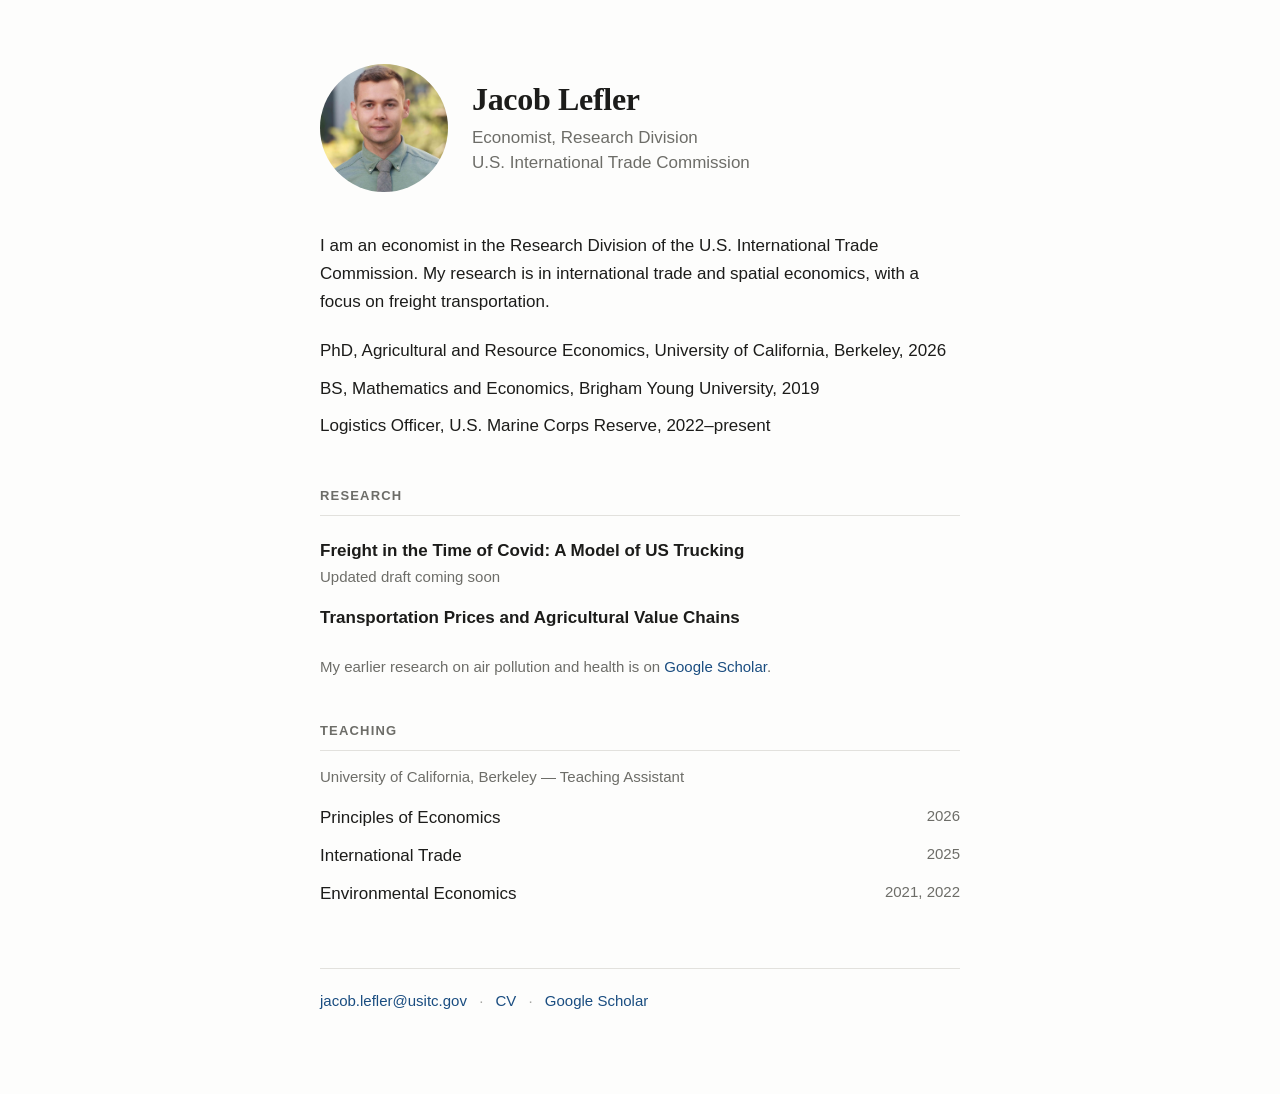
<file: index.html>
<!DOCTYPE html>
<html lang="en">
<head>
<meta charset="utf-8">
<meta name="viewport" content="width=device-width, initial-scale=1">

<title>Jacob Lefler</title>
<meta name="description" content="Jacob Lefler is an economist in the Research Division of the U.S. International Trade Commission. He researches international trade, spatial economics, and freight transportation.">

<meta property="og:type" content="website">
<meta property="og:title" content="Jacob Lefler">
<meta property="og:description" content="Economist, Research Division, U.S. International Trade Commission.">
<meta property="og:url" content="https://jacoblefler.github.io/">
<meta property="og:image" content="https://jacoblefler.github.io/assets/profile.jpg">
<meta name="twitter:card" content="summary">

<link rel="icon" href="assets/favicon.ico">
<link rel="stylesheet" href="style.css">
</head>

<body>
<main>

  <header class="intro">
    <img class="photo" src="assets/profile.jpg" alt="Jacob Lefler" width="128" height="128">
    <div class="intro-text">
      <h1>Jacob Lefler</h1>
      <p class="title">
        Economist, Research Division<br>
        U.S. International Trade Commission
      </p>
    </div>
  </header>

  <section>
    <p>
      I am an economist in the Research Division of the U.S. International Trade
      Commission. My research is in international trade and spatial economics, with a
      focus on freight transportation.
    </p>
    <ul class="plain">
      <li>PhD, Agricultural and Resource Economics, University of California, Berkeley, 2026</li>
      <li>BS, Mathematics and Economics, Brigham Young University, 2019</li>
      <li>Logistics Officer, U.S. Marine Corps Reserve, 2022&ndash;present</li>
    </ul>
  </section>

  <section>
    <h2>Research</h2>
    <ul class="plain research">
      <li>
        <span class="paper">Freight in the Time of Covid: A Model of US Trucking</span>
        <span class="note">Updated draft coming soon</span>
      </li>
      <li>
        <span class="paper">Transportation Prices and Agricultural Value Chains</span>
      </li>
    </ul>
    <p class="aside">
      My earlier research on air pollution and health is on
      <a href="https://scholar.google.com/citations?user=dYuFgLIAAAAJ" target="_blank">Google Scholar</a>.
    </p>
  </section>

  <section>
    <h2>Teaching</h2>
    <p class="aside">University of California, Berkeley &mdash; Teaching Assistant</p>
    <ul class="plain">
      <li><span>Principles of Economics</span> <span class="year">2026</span></li>
      <li><span>International Trade</span> <span class="year">2025</span></li>
      <li><span>Environmental Economics</span> <span class="year">2021, 2022</span></li>
    </ul>
  </section>

  <footer>
    <a href="mailto:jacob.lefler@usitc.gov">jacob.lefler@usitc.gov</a>
    <span class="sep">&middot;</span>
    <a href="cv.pdf" target="_blank">CV</a>
    <span class="sep">&middot;</span>
    <a href="https://scholar.google.com/citations?user=dYuFgLIAAAAJ" target="_blank">Google Scholar</a>
  </footer>

</main>
</body>
</html>
</file>
<file: style.css>
/* Jacob Lefler -- personal site.
   One page, one stylesheet, no framework. Edit index.html for content. */

:root {
  --bg:     #fdfdfc;
  --text:   #1c1c1a;
  --muted:  #6d6d68;
  --accent: #1a4d80;
  --rule:   #e2e1dd;
}

@media (prefers-color-scheme: dark) {
  :root {
    --bg:     #16161a;
    --text:   #e6e5e1;
    --muted:  #9a9a94;
    --accent: #8ab4e8;
    --rule:   #33333a;
  }
}

* { box-sizing: border-box; }

body {
  margin: 0;
  padding: 4rem 1.5rem 5rem;
  background: var(--bg);
  color: var(--text);
  font-family: -apple-system, BlinkMacSystemFont, "Segoe UI", Roboto, Helvetica, Arial, sans-serif;
  font-size: 1.0625rem;
  line-height: 1.65;
  -webkit-font-smoothing: antialiased;
}

main {
  max-width: 40rem;
  margin: 0 auto;
}

a {
  color: var(--accent);
  text-decoration: none;
  border-bottom: 1px solid transparent;
}

a:hover {
  border-bottom-color: currentColor;
}

/* --- header ------------------------------------------------------------- */

.intro {
  display: flex;
  align-items: center;
  gap: 1.5rem;
  flex-wrap: wrap;
  margin-bottom: 2.5rem;
}

.photo {
  width: 128px;
  height: 128px;
  border-radius: 50%;
  object-fit: cover;
  object-position: center 20%;
  flex-shrink: 0;
}

h1 {
  font-family: Georgia, "Iowan Old Style", "Times New Roman", serif;
  font-size: 2rem;
  font-weight: 600;
  line-height: 1.2;
  letter-spacing: -0.01em;
  margin: 0 0 0.4rem;
}

.title {
  margin: 0;
  color: var(--muted);
  line-height: 1.5;
}

/* --- sections ----------------------------------------------------------- */

section {
  margin-bottom: 2.5rem;
}

h2 {
  font-size: 0.8125rem;
  font-weight: 600;
  text-transform: uppercase;
  letter-spacing: 0.09em;
  color: var(--muted);
  margin: 0 0 0.9rem;
  padding-bottom: 0.5rem;
  border-bottom: 1px solid var(--rule);
}

p { margin: 0 0 1rem; }

ul.plain {
  list-style: none;
  margin: 0;
  padding: 0;
}

ul.plain li {
  display: flex;
  justify-content: space-between;
  gap: 1rem;
  padding: 0.3rem 0;
}

.paper { font-weight: 600; }

/* Paper titles are full-width lines, not two-column rows like the teaching list. */
ul.research li {
  display: block;
  padding: 0.45rem 0;
}

/* Status line under a paper title, e.g. "Updated draft coming soon".
   For the note on the same line as the title instead, change display to `inline`
   and add:  .note::before { content: "\2014\00a0"; }  */
.note {
  display: block;
  color: var(--muted);
  font-size: 0.9375rem;
}

.year {
  color: var(--muted);
  font-size: 0.9375rem;
  white-space: nowrap;
  flex-shrink: 0;
}

.aside {
  color: var(--muted);
  font-size: 0.9375rem;
}

section .aside:last-child { margin-bottom: 0; }
section .aside + ul.plain { margin-top: -0.4rem; }
section ul.plain + .aside { margin-top: 1rem; }

/* --- footer ------------------------------------------------------------- */

footer {
  margin-top: 3.5rem;
  padding-top: 1.25rem;
  border-top: 1px solid var(--rule);
  font-size: 0.9375rem;
  color: var(--muted);
}

.sep {
  margin: 0 0.5rem;
  color: var(--muted);
  opacity: 0.6;
}

/* --- narrow screens ----------------------------------------------------- */

@media (max-width: 30rem) {
  body { padding: 2.5rem 1.25rem 3.5rem; }

  .intro { gap: 1.15rem; }

  h1 { font-size: 1.6rem; }

  /* stack the year under the entry instead of squeezing it */
  ul.plain li {
    flex-direction: column;
    gap: 0.1rem;
  }

  footer { line-height: 2; }
}
</file>
